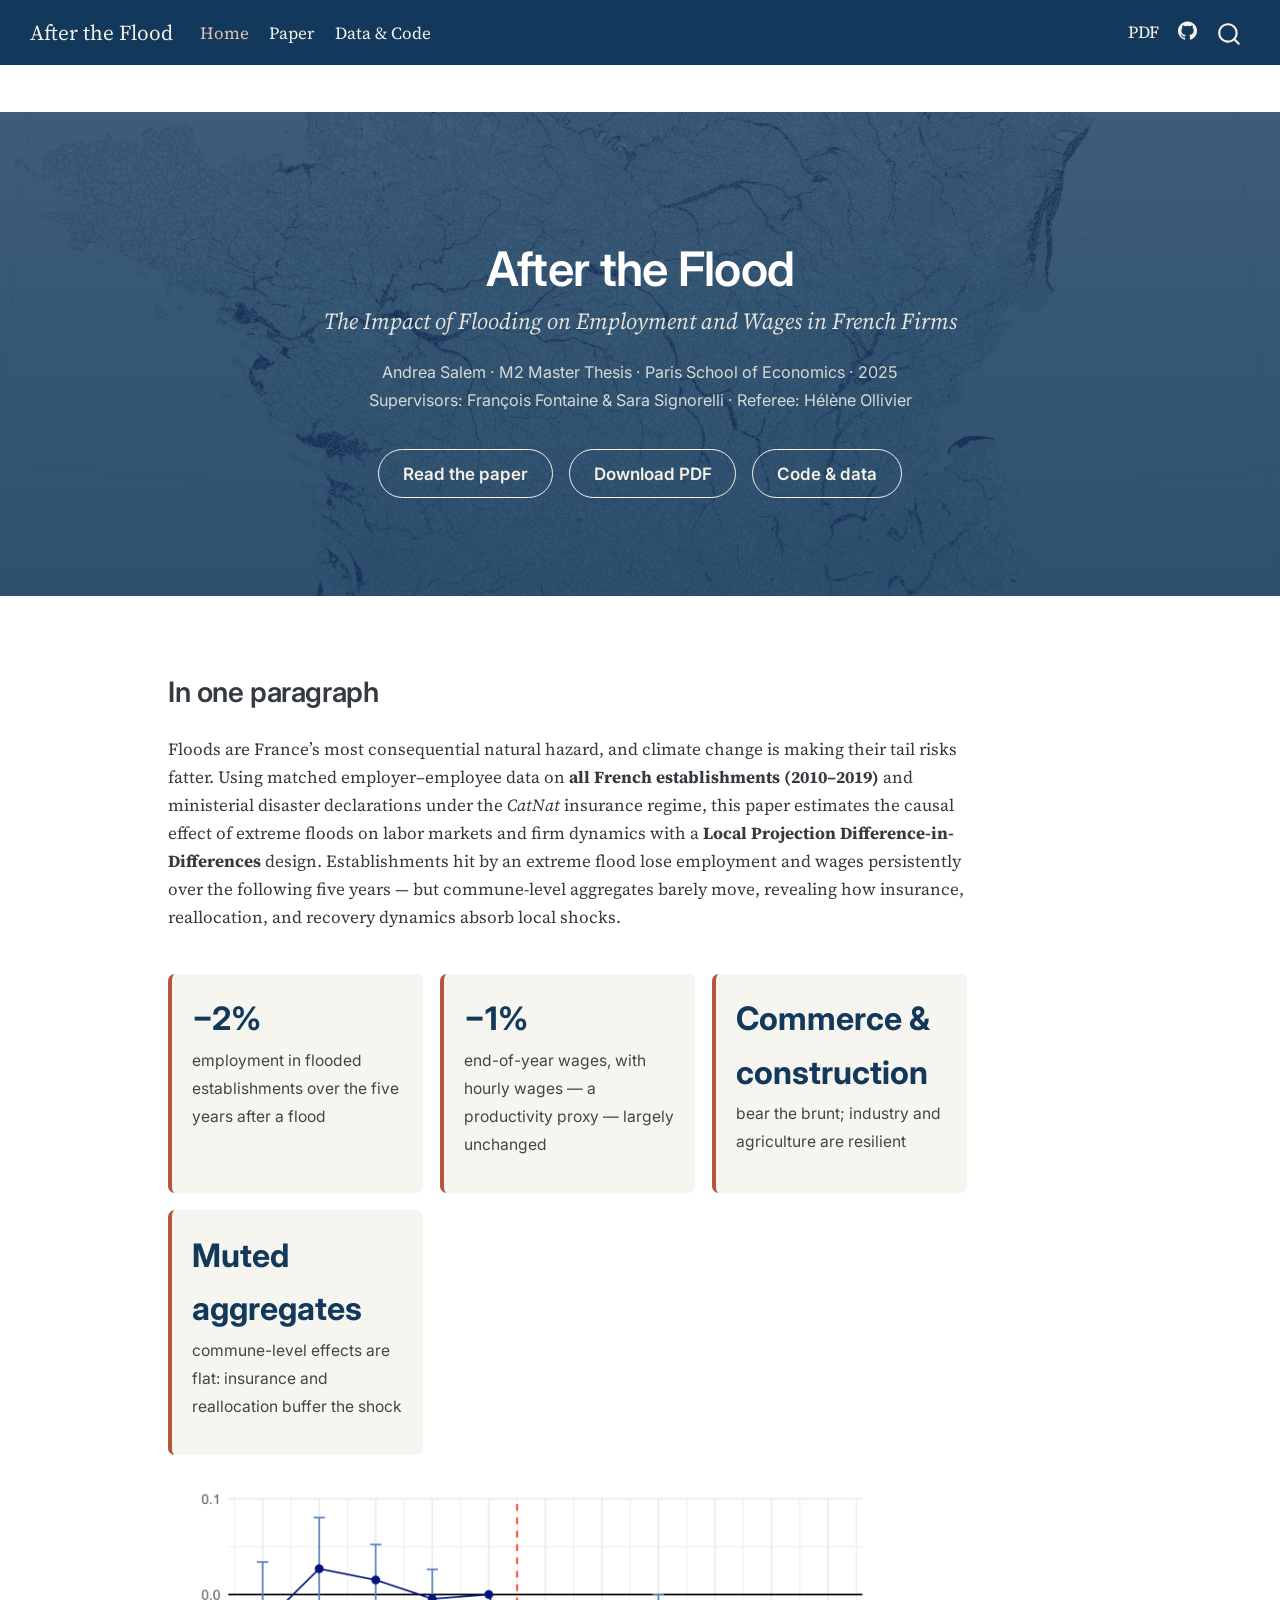
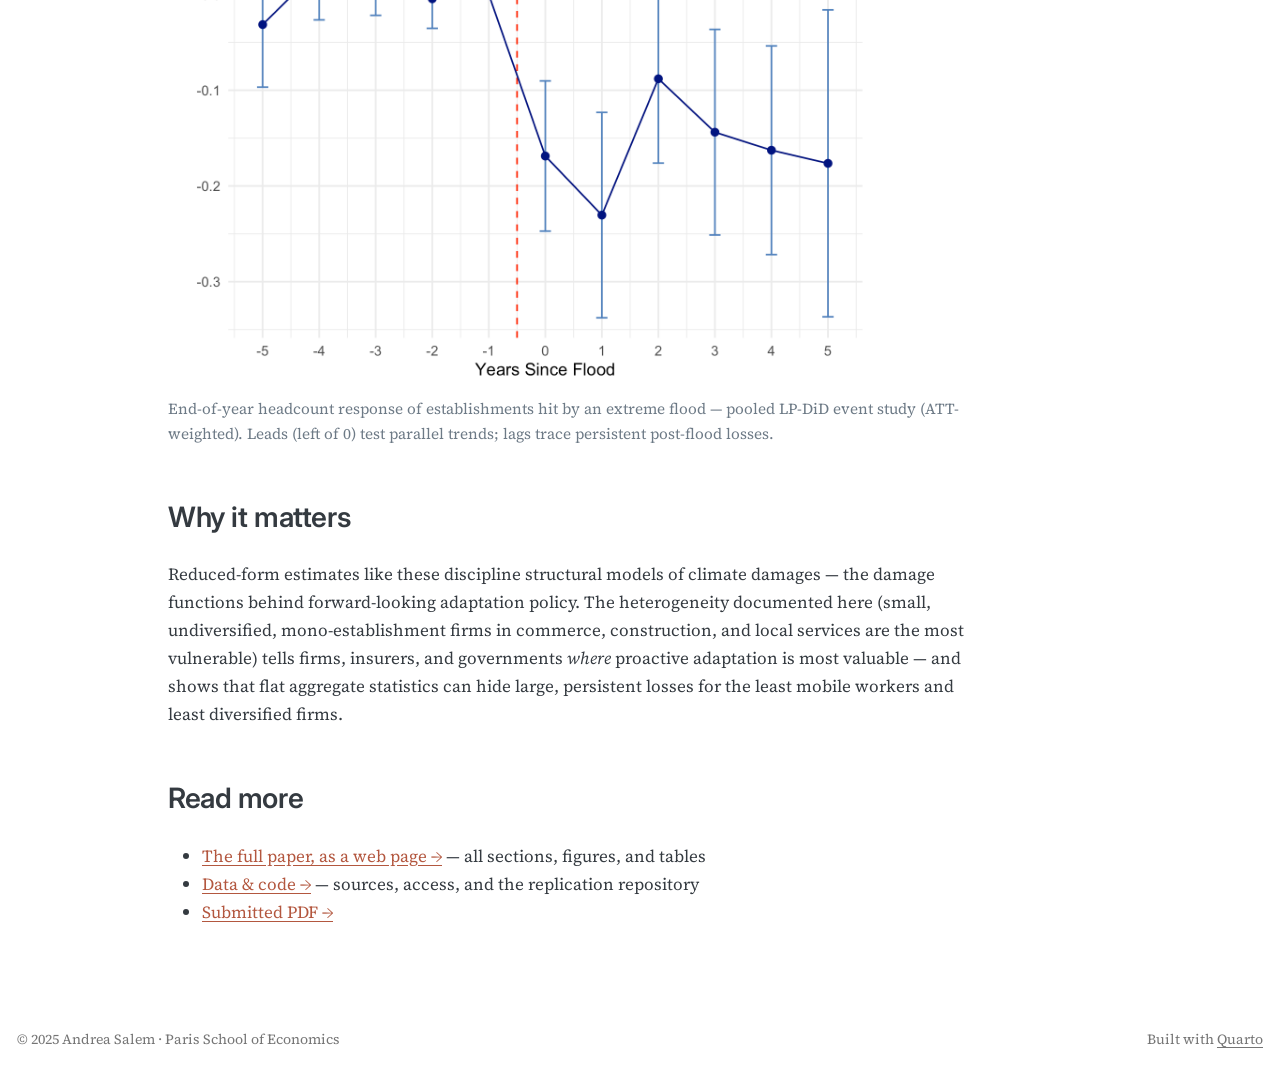
<file: docs/index.html>
<!DOCTYPE html>
<html xmlns="http://www.w3.org/1999/xhtml" lang="en" xml:lang="en"><head>

<meta charset="utf-8">
<meta name="generator" content="quarto-1.8.27">

<meta name="viewport" content="width=device-width, initial-scale=1.0, user-scalable=yes">


<title>After the Flood</title>
<style>
code{white-space: pre-wrap;}
span.smallcaps{font-variant: small-caps;}
div.columns{display: flex; gap: min(4vw, 1.5em);}
div.column{flex: auto; overflow-x: auto;}
div.hanging-indent{margin-left: 1.5em; text-indent: -1.5em;}
ul.task-list{list-style: none;}
ul.task-list li input[type="checkbox"] {
  width: 0.8em;
  margin: 0 0.8em 0.2em -1em; /* quarto-specific, see https://github.com/quarto-dev/quarto-cli/issues/4556 */ 
  vertical-align: middle;
}
</style>


<script src="site_libs/quarto-nav/quarto-nav.js"></script>
<script src="site_libs/quarto-nav/headroom.min.js"></script>
<script src="site_libs/clipboard/clipboard.min.js"></script>
<script src="site_libs/quarto-search/autocomplete.umd.js"></script>
<script src="site_libs/quarto-search/fuse.min.js"></script>
<script src="site_libs/quarto-search/quarto-search.js"></script>
<meta name="quarto:offset" content="./">
<script src="site_libs/quarto-html/quarto.js" type="module"></script>
<script src="site_libs/quarto-html/tabsets/tabsets.js" type="module"></script>
<script src="site_libs/quarto-html/axe/axe-check.js" type="module"></script>
<script src="site_libs/quarto-html/popper.min.js"></script>
<script src="site_libs/quarto-html/tippy.umd.min.js"></script>
<link href="site_libs/quarto-html/tippy.css" rel="stylesheet">
<link href="site_libs/quarto-html/quarto-syntax-highlighting-ed96de9b727972fe78a7b5d16c58bf87.css" rel="stylesheet" id="quarto-text-highlighting-styles">
<script src="site_libs/bootstrap/bootstrap.min.js"></script>
<link href="site_libs/bootstrap/bootstrap-icons.css" rel="stylesheet">
<link href="site_libs/bootstrap/bootstrap-88cae6faf40c5320473706aa709821b5.min.css" rel="stylesheet" append-hash="true" id="quarto-bootstrap" data-mode="light">
<script src="site_libs/quarto-contrib/glightbox/glightbox.min.js"></script>
<link href="site_libs/quarto-contrib/glightbox/glightbox.min.css" rel="stylesheet">
<link href="site_libs/quarto-contrib/glightbox/lightbox.css" rel="stylesheet">
<script id="quarto-search-options" type="application/json">{
  "location": "navbar",
  "copy-button": false,
  "collapse-after": 3,
  "panel-placement": "end",
  "type": "overlay",
  "limit": 50,
  "keyboard-shortcut": [
    "f",
    "/",
    "s"
  ],
  "show-item-context": false,
  "language": {
    "search-no-results-text": "No results",
    "search-matching-documents-text": "matching documents",
    "search-copy-link-title": "Copy link to search",
    "search-hide-matches-text": "Hide additional matches",
    "search-more-match-text": "more match in this document",
    "search-more-matches-text": "more matches in this document",
    "search-clear-button-title": "Clear",
    "search-text-placeholder": "",
    "search-detached-cancel-button-title": "Cancel",
    "search-submit-button-title": "Submit",
    "search-label": "Search"
  }
}</script>
<style>html{ scroll-behavior: smooth; }</style>


</head>

<body class="nav-fixed quarto-light">

<div id="quarto-search-results"></div>
  <header id="quarto-header" class="headroom fixed-top">
    <nav class="navbar navbar-expand-lg " data-bs-theme="dark">
      <div class="navbar-container container-fluid">
      <div class="navbar-brand-container mx-auto">
    <a class="navbar-brand" href="./index.html">
    <span class="navbar-title">After the Flood</span>
    </a>
  </div>
            <div id="quarto-search" class="" title="Search"></div>
          <button class="navbar-toggler" type="button" data-bs-toggle="collapse" data-bs-target="#navbarCollapse" aria-controls="navbarCollapse" role="menu" aria-expanded="false" aria-label="Toggle navigation" onclick="if (window.quartoToggleHeadroom) { window.quartoToggleHeadroom(); }">
  <span class="navbar-toggler-icon"></span>
</button>
          <div class="collapse navbar-collapse" id="navbarCollapse">
            <ul class="navbar-nav navbar-nav-scroll me-auto">
  <li class="nav-item">
    <a class="nav-link active" href="./index.html" aria-current="page"> 
<span class="menu-text">Home</span></a>
  </li>  
  <li class="nav-item">
    <a class="nav-link" href="./paper.html"> 
<span class="menu-text">Paper</span></a>
  </li>  
  <li class="nav-item">
    <a class="nav-link" href="./data-code.html"> 
<span class="menu-text">Data &amp; Code</span></a>
  </li>  
</ul>
            <ul class="navbar-nav navbar-nav-scroll ms-auto">
  <li class="nav-item">
    <a class="nav-link" href="./Salem_2025_The_Impact_of_Flooding_on_Employment_and_Wages.pdf"> 
<span class="menu-text">PDF</span></a>
  </li>  
  <li class="nav-item compact">
    <a class="nav-link" href="https://github.com/andreasalem/floods_france"> <i class="bi bi-github" role="img" aria-label="GitHub">
</i> 
<span class="menu-text"></span></a>
  </li>  
</ul>
          </div> <!-- /navcollapse -->
            <div class="quarto-navbar-tools">
</div>
      </div> <!-- /container-fluid -->
    </nav>
</header>
<!-- content -->
<div id="quarto-content" class="quarto-container page-columns page-rows-contents page-layout-full page-navbar">
<!-- sidebar -->
<!-- margin-sidebar -->
    
<!-- main -->
<main class="content page-columns page-full column-page" id="quarto-document-content"><header id="title-block-header" class="quarto-title-block"></header>




<section id="after-the-flood" class="level1 hero">
<h1>After the Flood</h1>
<p><span class="subtitle">The Impact of Flooding on Employment and Wages in French Firms</span></p>
<p><span class="meta">Andrea Salem · M2 Master Thesis · Paris School of Economics · 2025<br> Supervisors: François Fontaine &amp; Sara Signorelli · Referee: Hélène Ollivier</span></p>
<div class="btns">
<p><a href="./paper.html" class="btn btn-light-outline">Read the paper</a> <a href="Salem_2025_The_Impact_of_Flooding_on_Employment_and_Wages.pdf" class="btn btn-light-outline">Download PDF</a> <a href="./data-code.html" class="btn btn-light-outline">Code &amp; data</a></p>
</div>
</section>
<div class="page-columns page-full">
<section id="in-one-paragraph" class="level2 page-columns page-full">
<h2 data-anchor-id="in-one-paragraph">In one paragraph</h2>
<p>Floods are France’s most consequential natural hazard, and climate change is making their tail risks fatter. Using matched employer–employee data on <strong>all French establishments (2010–2019)</strong> and ministerial disaster declarations under the <em>CatNat</em> insurance regime, this paper estimates the causal effect of extreme floods on labor markets and firm dynamics with a <strong>Local Projection Difference-in-Differences</strong> design. Establishments hit by an extreme flood lose employment and wages persistently over the following five years — but commune-level aggregates barely move, revealing how insurance, reallocation, and recovery dynamics absorb local shocks.</p>
<div class="findings">
<div class="finding">
<p><span class="num">−2%</span> <span class="lbl">employment in flooded establishments over the five years after a flood</span></p>
</div>
<div class="finding">
<p><span class="num">−1%</span> <span class="lbl">end-of-year wages, with hourly wages — a productivity proxy — largely unchanged</span></p>
</div>
<div class="finding">
<p><span class="num">Commerce &amp; construction</span> <span class="lbl">bear the brunt; industry and agriculture are resilient</span></p>
</div>
<div class="finding">
<p><span class="num">Muted aggregates</span> <span class="lbl">commune-level effects are flat: insurance and reallocation buffer the shock</span></p>
</div>
</div>
<div class="quarto-figure quarto-figure-center page-columns page-full">
<figure class="figure page-columns page-full">
<p class="page-columns page-full"><a href="figures/Results/EFF_3112_weighted.png" class="lightbox page-columns page-full" data-gallery="quarto-lightbox-gallery-1" title="End-of-year headcount response of establishments hit by an extreme flood — pooled LP-DiD event study (ATT-weighted). Leads (left of 0) test parallel trends; lags trace persistent post-flood losses."><img src="figures/Results/EFF_3112_weighted.png" class="img-fluid figure-img column-body" style="width:88.0%" alt="End-of-year headcount response of establishments hit by an extreme flood — pooled LP-DiD event study (ATT-weighted). Leads (left of 0) test parallel trends; lags trace persistent post-flood losses."></a></p>
<figcaption>End-of-year headcount response of establishments hit by an extreme flood — pooled LP-DiD event study (ATT-weighted). Leads (left of 0) test parallel trends; lags trace persistent post-flood losses.</figcaption>
</figure>
</div>
</section>
<section id="why-it-matters" class="level2">
<h2 data-anchor-id="why-it-matters">Why it matters</h2>
<p>Reduced-form estimates like these discipline structural models of climate damages — the damage functions behind forward-looking adaptation policy. The heterogeneity documented here (small, undiversified, mono-establishment firms in commerce, construction, and local services are the most vulnerable) tells firms, insurers, and governments <em>where</em> proactive adaptation is most valuable — and shows that flat aggregate statistics can hide large, persistent losses for the least mobile workers and least diversified firms.</p>
</section>
<section id="read-more" class="level2">
<h2 data-anchor-id="read-more">Read more</h2>
<ul>
<li><strong><a href="./paper.html">The full paper, as a web page →</a></strong> — all sections, figures, and tables</li>
<li><strong><a href="./data-code.html">Data &amp; code →</a></strong> — sources, access, and the replication repository</li>
<li><strong><a href="Salem_2025_The_Impact_of_Flooding_on_Employment_and_Wages.pdf">Submitted PDF →</a></strong></li>
</ul>
</section>
</div>



</main> <!-- /main -->
<script id="quarto-html-after-body" type="application/javascript">
  window.document.addEventListener("DOMContentLoaded", function (event) {
    const isCodeAnnotation = (el) => {
      for (const clz of el.classList) {
        if (clz.startsWith('code-annotation-')) {                     
          return true;
        }
      }
      return false;
    }
    const onCopySuccess = function(e) {
      // button target
      const button = e.trigger;
      // don't keep focus
      button.blur();
      // flash "checked"
      button.classList.add('code-copy-button-checked');
      var currentTitle = button.getAttribute("title");
      button.setAttribute("title", "Copied!");
      let tooltip;
      if (window.bootstrap) {
        button.setAttribute("data-bs-toggle", "tooltip");
        button.setAttribute("data-bs-placement", "left");
        button.setAttribute("data-bs-title", "Copied!");
        tooltip = new bootstrap.Tooltip(button, 
          { trigger: "manual", 
            customClass: "code-copy-button-tooltip",
            offset: [0, -8]});
        tooltip.show();    
      }
      setTimeout(function() {
        if (tooltip) {
          tooltip.hide();
          button.removeAttribute("data-bs-title");
          button.removeAttribute("data-bs-toggle");
          button.removeAttribute("data-bs-placement");
        }
        button.setAttribute("title", currentTitle);
        button.classList.remove('code-copy-button-checked');
      }, 1000);
      // clear code selection
      e.clearSelection();
    }
    const getTextToCopy = function(trigger) {
      const outerScaffold = trigger.parentElement.cloneNode(true);
      const codeEl = outerScaffold.querySelector('code');
      for (const childEl of codeEl.children) {
        if (isCodeAnnotation(childEl)) {
          childEl.remove();
        }
      }
      return codeEl.innerText;
    }
    const clipboard = new window.ClipboardJS('.code-copy-button:not([data-in-quarto-modal])', {
      text: getTextToCopy
    });
    clipboard.on('success', onCopySuccess);
    if (window.document.getElementById('quarto-embedded-source-code-modal')) {
      const clipboardModal = new window.ClipboardJS('.code-copy-button[data-in-quarto-modal]', {
        text: getTextToCopy,
        container: window.document.getElementById('quarto-embedded-source-code-modal')
      });
      clipboardModal.on('success', onCopySuccess);
    }
      var localhostRegex = new RegExp(/^(?:http|https):\/\/localhost\:?[0-9]*\//);
      var mailtoRegex = new RegExp(/^mailto:/);
        var filterRegex = new RegExp('/' + window.location.host + '/');
      var isInternal = (href) => {
          return filterRegex.test(href) || localhostRegex.test(href) || mailtoRegex.test(href);
      }
      // Inspect non-navigation links and adorn them if external
     var links = window.document.querySelectorAll('a[href]:not(.nav-link):not(.navbar-brand):not(.toc-action):not(.sidebar-link):not(.sidebar-item-toggle):not(.pagination-link):not(.no-external):not([aria-hidden]):not(.dropdown-item):not(.quarto-navigation-tool):not(.about-link)');
      for (var i=0; i<links.length; i++) {
        const link = links[i];
        if (!isInternal(link.href)) {
          // undo the damage that might have been done by quarto-nav.js in the case of
          // links that we want to consider external
          if (link.dataset.originalHref !== undefined) {
            link.href = link.dataset.originalHref;
          }
            // target, if specified
            link.setAttribute("target", "_blank");
            if (link.getAttribute("rel") === null) {
              link.setAttribute("rel", "noopener");
            }
        }
      }
    function tippyHover(el, contentFn, onTriggerFn, onUntriggerFn) {
      const config = {
        allowHTML: true,
        maxWidth: 500,
        delay: 100,
        arrow: false,
        appendTo: function(el) {
            return el.parentElement;
        },
        interactive: true,
        interactiveBorder: 10,
        theme: 'quarto',
        placement: 'bottom-start',
      };
      if (contentFn) {
        config.content = contentFn;
      }
      if (onTriggerFn) {
        config.onTrigger = onTriggerFn;
      }
      if (onUntriggerFn) {
        config.onUntrigger = onUntriggerFn;
      }
      window.tippy(el, config); 
    }
    const noterefs = window.document.querySelectorAll('a[role="doc-noteref"]');
    for (var i=0; i<noterefs.length; i++) {
      const ref = noterefs[i];
      tippyHover(ref, function() {
        // use id or data attribute instead here
        let href = ref.getAttribute('data-footnote-href') || ref.getAttribute('href');
        try { href = new URL(href).hash; } catch {}
        const id = href.replace(/^#\/?/, "");
        const note = window.document.getElementById(id);
        if (note) {
          return note.innerHTML;
        } else {
          return "";
        }
      });
    }
    const xrefs = window.document.querySelectorAll('a.quarto-xref');
    const processXRef = (id, note) => {
      // Strip column container classes
      const stripColumnClz = (el) => {
        el.classList.remove("page-full", "page-columns");
        if (el.children) {
          for (const child of el.children) {
            stripColumnClz(child);
          }
        }
      }
      stripColumnClz(note)
      if (id === null || id.startsWith('sec-')) {
        // Special case sections, only their first couple elements
        const container = document.createElement("div");
        if (note.children && note.children.length > 2) {
          container.appendChild(note.children[0].cloneNode(true));
          for (let i = 1; i < note.children.length; i++) {
            const child = note.children[i];
            if (child.tagName === "P" && child.innerText === "") {
              continue;
            } else {
              container.appendChild(child.cloneNode(true));
              break;
            }
          }
          if (window.Quarto?.typesetMath) {
            window.Quarto.typesetMath(container);
          }
          return container.innerHTML
        } else {
          if (window.Quarto?.typesetMath) {
            window.Quarto.typesetMath(note);
          }
          return note.innerHTML;
        }
      } else {
        // Remove any anchor links if they are present
        const anchorLink = note.querySelector('a.anchorjs-link');
        if (anchorLink) {
          anchorLink.remove();
        }
        if (window.Quarto?.typesetMath) {
          window.Quarto.typesetMath(note);
        }
        if (note.classList.contains("callout")) {
          return note.outerHTML;
        } else {
          return note.innerHTML;
        }
      }
    }
    for (var i=0; i<xrefs.length; i++) {
      const xref = xrefs[i];
      tippyHover(xref, undefined, function(instance) {
        instance.disable();
        let url = xref.getAttribute('href');
        let hash = undefined; 
        if (url.startsWith('#')) {
          hash = url;
        } else {
          try { hash = new URL(url).hash; } catch {}
        }
        if (hash) {
          const id = hash.replace(/^#\/?/, "");
          const note = window.document.getElementById(id);
          if (note !== null) {
            try {
              const html = processXRef(id, note.cloneNode(true));
              instance.setContent(html);
            } finally {
              instance.enable();
              instance.show();
            }
          } else {
            // See if we can fetch this
            fetch(url.split('#')[0])
            .then(res => res.text())
            .then(html => {
              const parser = new DOMParser();
              const htmlDoc = parser.parseFromString(html, "text/html");
              const note = htmlDoc.getElementById(id);
              if (note !== null) {
                const html = processXRef(id, note);
                instance.setContent(html);
              } 
            }).finally(() => {
              instance.enable();
              instance.show();
            });
          }
        } else {
          // See if we can fetch a full url (with no hash to target)
          // This is a special case and we should probably do some content thinning / targeting
          fetch(url)
          .then(res => res.text())
          .then(html => {
            const parser = new DOMParser();
            const htmlDoc = parser.parseFromString(html, "text/html");
            const note = htmlDoc.querySelector('main.content');
            if (note !== null) {
              // This should only happen for chapter cross references
              // (since there is no id in the URL)
              // remove the first header
              if (note.children.length > 0 && note.children[0].tagName === "HEADER") {
                note.children[0].remove();
              }
              const html = processXRef(null, note);
              instance.setContent(html);
            } 
          }).finally(() => {
            instance.enable();
            instance.show();
          });
        }
      }, function(instance) {
      });
    }
        let selectedAnnoteEl;
        const selectorForAnnotation = ( cell, annotation) => {
          let cellAttr = 'data-code-cell="' + cell + '"';
          let lineAttr = 'data-code-annotation="' +  annotation + '"';
          const selector = 'span[' + cellAttr + '][' + lineAttr + ']';
          return selector;
        }
        const selectCodeLines = (annoteEl) => {
          const doc = window.document;
          const targetCell = annoteEl.getAttribute("data-target-cell");
          const targetAnnotation = annoteEl.getAttribute("data-target-annotation");
          const annoteSpan = window.document.querySelector(selectorForAnnotation(targetCell, targetAnnotation));
          const lines = annoteSpan.getAttribute("data-code-lines").split(",");
          const lineIds = lines.map((line) => {
            return targetCell + "-" + line;
          })
          let top = null;
          let height = null;
          let parent = null;
          if (lineIds.length > 0) {
              //compute the position of the single el (top and bottom and make a div)
              const el = window.document.getElementById(lineIds[0]);
              top = el.offsetTop;
              height = el.offsetHeight;
              parent = el.parentElement.parentElement;
            if (lineIds.length > 1) {
              const lastEl = window.document.getElementById(lineIds[lineIds.length - 1]);
              const bottom = lastEl.offsetTop + lastEl.offsetHeight;
              height = bottom - top;
            }
            if (top !== null && height !== null && parent !== null) {
              // cook up a div (if necessary) and position it 
              let div = window.document.getElementById("code-annotation-line-highlight");
              if (div === null) {
                div = window.document.createElement("div");
                div.setAttribute("id", "code-annotation-line-highlight");
                div.style.position = 'absolute';
                parent.appendChild(div);
              }
              div.style.top = top - 2 + "px";
              div.style.height = height + 4 + "px";
              div.style.left = 0;
              let gutterDiv = window.document.getElementById("code-annotation-line-highlight-gutter");
              if (gutterDiv === null) {
                gutterDiv = window.document.createElement("div");
                gutterDiv.setAttribute("id", "code-annotation-line-highlight-gutter");
                gutterDiv.style.position = 'absolute';
                const codeCell = window.document.getElementById(targetCell);
                const gutter = codeCell.querySelector('.code-annotation-gutter');
                gutter.appendChild(gutterDiv);
              }
              gutterDiv.style.top = top - 2 + "px";
              gutterDiv.style.height = height + 4 + "px";
            }
            selectedAnnoteEl = annoteEl;
          }
        };
        const unselectCodeLines = () => {
          const elementsIds = ["code-annotation-line-highlight", "code-annotation-line-highlight-gutter"];
          elementsIds.forEach((elId) => {
            const div = window.document.getElementById(elId);
            if (div) {
              div.remove();
            }
          });
          selectedAnnoteEl = undefined;
        };
          // Handle positioning of the toggle
      window.addEventListener(
        "resize",
        throttle(() => {
          elRect = undefined;
          if (selectedAnnoteEl) {
            selectCodeLines(selectedAnnoteEl);
          }
        }, 10)
      );
      function throttle(fn, ms) {
      let throttle = false;
      let timer;
        return (...args) => {
          if(!throttle) { // first call gets through
              fn.apply(this, args);
              throttle = true;
          } else { // all the others get throttled
              if(timer) clearTimeout(timer); // cancel #2
              timer = setTimeout(() => {
                fn.apply(this, args);
                timer = throttle = false;
              }, ms);
          }
        };
      }
        // Attach click handler to the DT
        const annoteDls = window.document.querySelectorAll('dt[data-target-cell]');
        for (const annoteDlNode of annoteDls) {
          annoteDlNode.addEventListener('click', (event) => {
            const clickedEl = event.target;
            if (clickedEl !== selectedAnnoteEl) {
              unselectCodeLines();
              const activeEl = window.document.querySelector('dt[data-target-cell].code-annotation-active');
              if (activeEl) {
                activeEl.classList.remove('code-annotation-active');
              }
              selectCodeLines(clickedEl);
              clickedEl.classList.add('code-annotation-active');
            } else {
              // Unselect the line
              unselectCodeLines();
              clickedEl.classList.remove('code-annotation-active');
            }
          });
        }
    const findCites = (el) => {
      const parentEl = el.parentElement;
      if (parentEl) {
        const cites = parentEl.dataset.cites;
        if (cites) {
          return {
            el,
            cites: cites.split(' ')
          };
        } else {
          return findCites(el.parentElement)
        }
      } else {
        return undefined;
      }
    };
    var bibliorefs = window.document.querySelectorAll('a[role="doc-biblioref"]');
    for (var i=0; i<bibliorefs.length; i++) {
      const ref = bibliorefs[i];
      const citeInfo = findCites(ref);
      if (citeInfo) {
        tippyHover(citeInfo.el, function() {
          var popup = window.document.createElement('div');
          citeInfo.cites.forEach(function(cite) {
            var citeDiv = window.document.createElement('div');
            citeDiv.classList.add('hanging-indent');
            citeDiv.classList.add('csl-entry');
            var biblioDiv = window.document.getElementById('ref-' + cite);
            if (biblioDiv) {
              citeDiv.innerHTML = biblioDiv.innerHTML;
            }
            popup.appendChild(citeDiv);
          });
          return popup.innerHTML;
        });
      }
    }
  });
  </script>
</div> <!-- /content -->
<footer class="footer">
  <div class="nav-footer">
    <div class="nav-footer-left">
<p>© 2025 Andrea Salem · Paris School of Economics</p>
</div>   
    <div class="nav-footer-center">
      &nbsp;
    </div>
    <div class="nav-footer-right">
<p>Built with <a href="https://quarto.org">Quarto</a></p>
</div>
  </div>
</footer>
<script>var lightboxQuarto = GLightbox({"closeEffect":"zoom","descPosition":"bottom","loop":false,"openEffect":"zoom","selector":".lightbox"});
(function() {
  let previousOnload = window.onload;
  window.onload = () => {
    if (previousOnload) {
      previousOnload();
    }
    lightboxQuarto.on('slide_before_load', (data) => {
      const { slideIndex, slideNode, slideConfig, player, trigger } = data;
      const href = trigger.getAttribute('href');
      if (href !== null) {
        const imgEl = window.document.querySelector(`a[href="${href}"] img`);
        if (imgEl !== null) {
          const srcAttr = imgEl.getAttribute("src");
          if (srcAttr && srcAttr.startsWith("data:")) {
            slideConfig.href = srcAttr;
          }
        }
      } 
    });
  
    lightboxQuarto.on('slide_after_load', (data) => {
      const { slideIndex, slideNode, slideConfig, player, trigger } = data;
      if (window.Quarto?.typesetMath) {
        window.Quarto.typesetMath(slideNode);
      }
    });
  
  };
  
})();
          </script>




<script src="site_libs/quarto-html/zenscroll-min.js"></script>
</body></html>
</file>
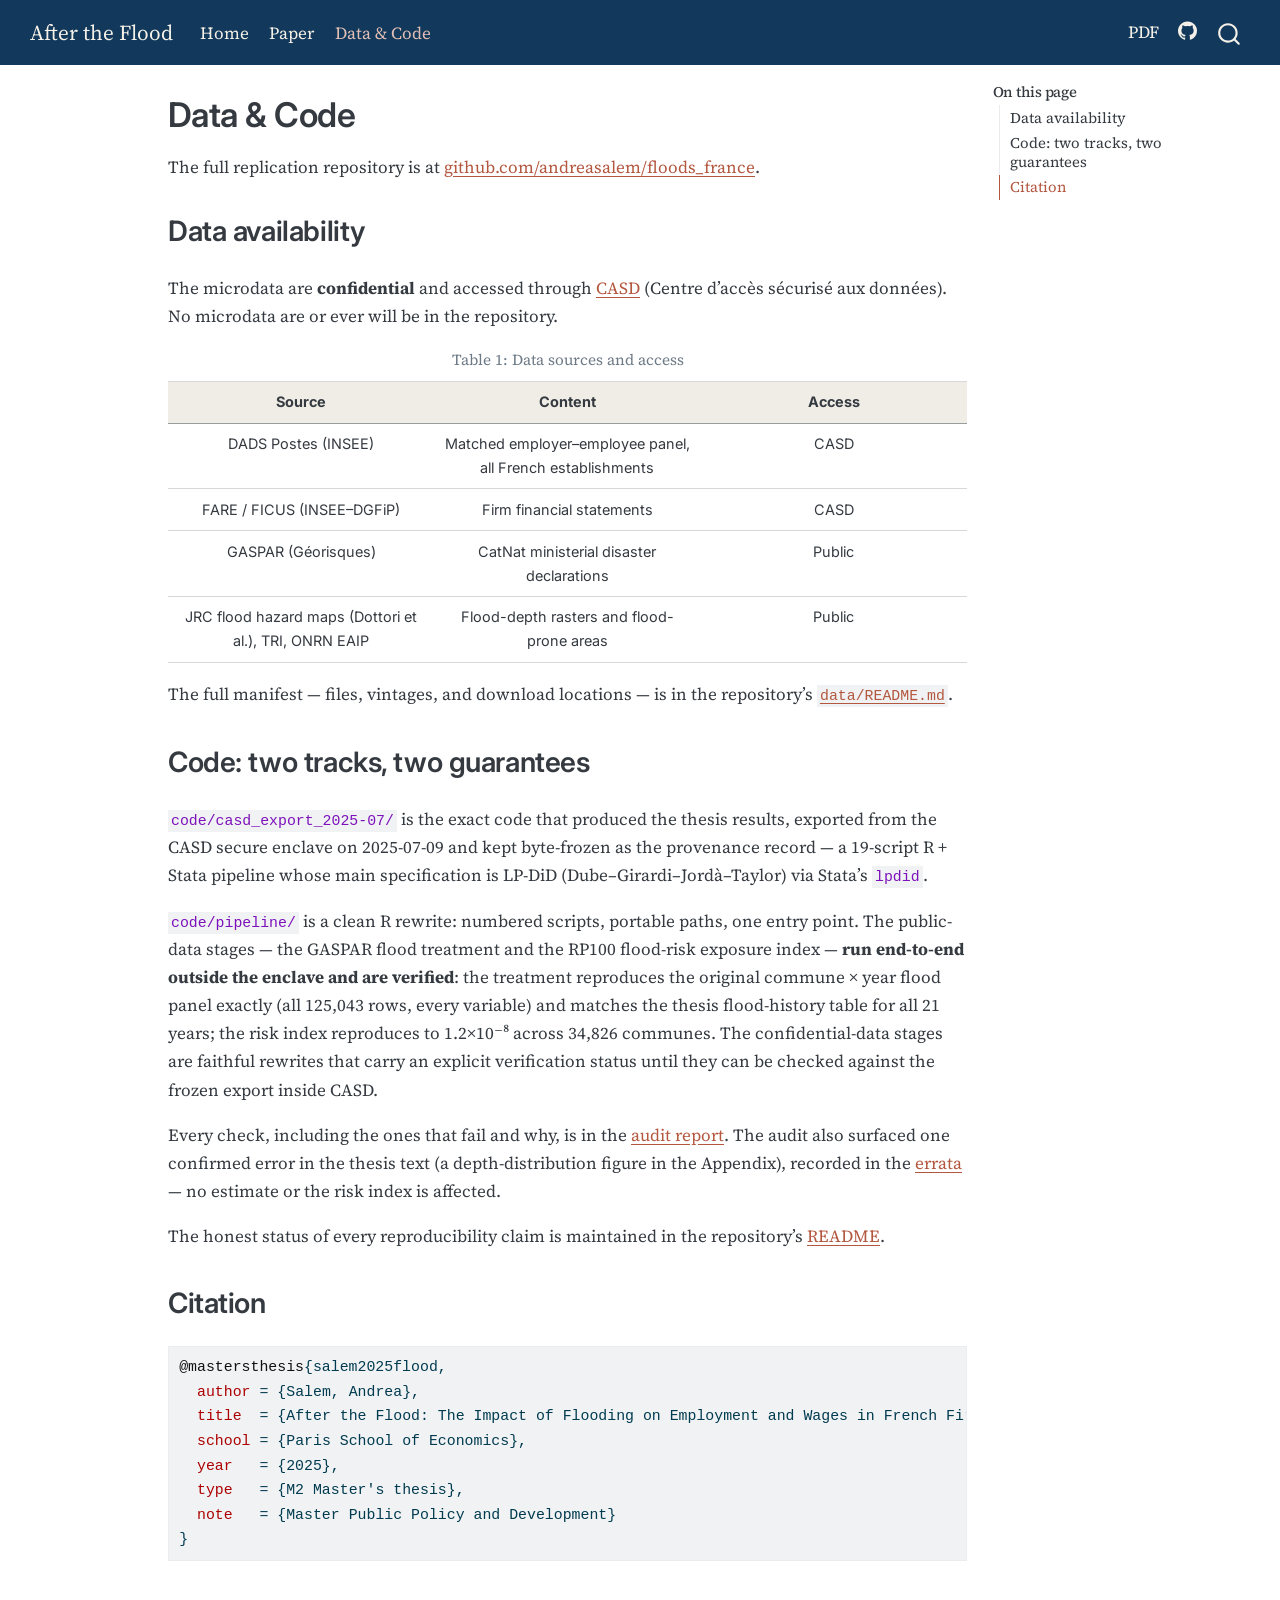
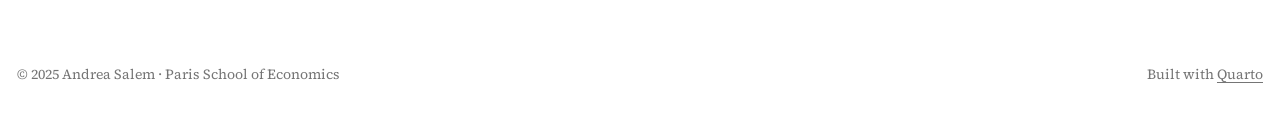
<file: docs/data-code.html>
<!DOCTYPE html>
<html xmlns="http://www.w3.org/1999/xhtml" lang="en" xml:lang="en"><head>

<meta charset="utf-8">
<meta name="generator" content="quarto-1.8.27">

<meta name="viewport" content="width=device-width, initial-scale=1.0, user-scalable=yes">


<title>Data &amp; Code – After the Flood</title>
<style>
code{white-space: pre-wrap;}
span.smallcaps{font-variant: small-caps;}
div.columns{display: flex; gap: min(4vw, 1.5em);}
div.column{flex: auto; overflow-x: auto;}
div.hanging-indent{margin-left: 1.5em; text-indent: -1.5em;}
ul.task-list{list-style: none;}
ul.task-list li input[type="checkbox"] {
  width: 0.8em;
  margin: 0 0.8em 0.2em -1em; /* quarto-specific, see https://github.com/quarto-dev/quarto-cli/issues/4556 */ 
  vertical-align: middle;
}
/* CSS for syntax highlighting */
html { -webkit-text-size-adjust: 100%; }
pre > code.sourceCode { white-space: pre; position: relative; }
pre > code.sourceCode > span { display: inline-block; line-height: 1.25; }
pre > code.sourceCode > span:empty { height: 1.2em; }
.sourceCode { overflow: visible; }
code.sourceCode > span { color: inherit; text-decoration: inherit; }
div.sourceCode { margin: 1em 0; }
pre.sourceCode { margin: 0; }
@media screen {
div.sourceCode { overflow: auto; }
}
@media print {
pre > code.sourceCode { white-space: pre-wrap; }
pre > code.sourceCode > span { text-indent: -5em; padding-left: 5em; }
}
pre.numberSource code
  { counter-reset: source-line 0; }
pre.numberSource code > span
  { position: relative; left: -4em; counter-increment: source-line; }
pre.numberSource code > span > a:first-child::before
  { content: counter(source-line);
    position: relative; left: -1em; text-align: right; vertical-align: baseline;
    border: none; display: inline-block;
    -webkit-touch-callout: none; -webkit-user-select: none;
    -khtml-user-select: none; -moz-user-select: none;
    -ms-user-select: none; user-select: none;
    padding: 0 4px; width: 4em;
  }
pre.numberSource { margin-left: 3em;  padding-left: 4px; }
div.sourceCode
  {   }
@media screen {
pre > code.sourceCode > span > a:first-child::before { text-decoration: underline; }
}
</style>


<script src="site_libs/quarto-nav/quarto-nav.js"></script>
<script src="site_libs/quarto-nav/headroom.min.js"></script>
<script src="site_libs/clipboard/clipboard.min.js"></script>
<script src="site_libs/quarto-search/autocomplete.umd.js"></script>
<script src="site_libs/quarto-search/fuse.min.js"></script>
<script src="site_libs/quarto-search/quarto-search.js"></script>
<meta name="quarto:offset" content="./">
<script src="site_libs/quarto-html/quarto.js" type="module"></script>
<script src="site_libs/quarto-html/tabsets/tabsets.js" type="module"></script>
<script src="site_libs/quarto-html/axe/axe-check.js" type="module"></script>
<script src="site_libs/quarto-html/popper.min.js"></script>
<script src="site_libs/quarto-html/tippy.umd.min.js"></script>
<script src="site_libs/quarto-html/anchor.min.js"></script>
<link href="site_libs/quarto-html/tippy.css" rel="stylesheet">
<link href="site_libs/quarto-html/quarto-syntax-highlighting-ed96de9b727972fe78a7b5d16c58bf87.css" rel="stylesheet" id="quarto-text-highlighting-styles">
<script src="site_libs/bootstrap/bootstrap.min.js"></script>
<link href="site_libs/bootstrap/bootstrap-icons.css" rel="stylesheet">
<link href="site_libs/bootstrap/bootstrap-88cae6faf40c5320473706aa709821b5.min.css" rel="stylesheet" append-hash="true" id="quarto-bootstrap" data-mode="light">
<script id="quarto-search-options" type="application/json">{
  "location": "navbar",
  "copy-button": false,
  "collapse-after": 3,
  "panel-placement": "end",
  "type": "overlay",
  "limit": 50,
  "keyboard-shortcut": [
    "f",
    "/",
    "s"
  ],
  "show-item-context": false,
  "language": {
    "search-no-results-text": "No results",
    "search-matching-documents-text": "matching documents",
    "search-copy-link-title": "Copy link to search",
    "search-hide-matches-text": "Hide additional matches",
    "search-more-match-text": "more match in this document",
    "search-more-matches-text": "more matches in this document",
    "search-clear-button-title": "Clear",
    "search-text-placeholder": "",
    "search-detached-cancel-button-title": "Cancel",
    "search-submit-button-title": "Submit",
    "search-label": "Search"
  }
}</script>
<style>html{ scroll-behavior: smooth; }</style>


</head>

<body class="nav-fixed quarto-light">

<div id="quarto-search-results"></div>
  <header id="quarto-header" class="headroom fixed-top">
    <nav class="navbar navbar-expand-lg " data-bs-theme="dark">
      <div class="navbar-container container-fluid">
      <div class="navbar-brand-container mx-auto">
    <a class="navbar-brand" href="./index.html">
    <span class="navbar-title">After the Flood</span>
    </a>
  </div>
            <div id="quarto-search" class="" title="Search"></div>
          <button class="navbar-toggler" type="button" data-bs-toggle="collapse" data-bs-target="#navbarCollapse" aria-controls="navbarCollapse" role="menu" aria-expanded="false" aria-label="Toggle navigation" onclick="if (window.quartoToggleHeadroom) { window.quartoToggleHeadroom(); }">
  <span class="navbar-toggler-icon"></span>
</button>
          <div class="collapse navbar-collapse" id="navbarCollapse">
            <ul class="navbar-nav navbar-nav-scroll me-auto">
  <li class="nav-item">
    <a class="nav-link" href="./index.html"> 
<span class="menu-text">Home</span></a>
  </li>  
  <li class="nav-item">
    <a class="nav-link" href="./paper.html"> 
<span class="menu-text">Paper</span></a>
  </li>  
  <li class="nav-item">
    <a class="nav-link active" href="./data-code.html" aria-current="page"> 
<span class="menu-text">Data &amp; Code</span></a>
  </li>  
</ul>
            <ul class="navbar-nav navbar-nav-scroll ms-auto">
  <li class="nav-item">
    <a class="nav-link" href="./Salem_2025_The_Impact_of_Flooding_on_Employment_and_Wages.pdf"> 
<span class="menu-text">PDF</span></a>
  </li>  
  <li class="nav-item compact">
    <a class="nav-link" href="https://github.com/andreasalem/floods_france"> <i class="bi bi-github" role="img" aria-label="GitHub">
</i> 
<span class="menu-text"></span></a>
  </li>  
</ul>
          </div> <!-- /navcollapse -->
            <div class="quarto-navbar-tools">
</div>
      </div> <!-- /container-fluid -->
    </nav>
</header>
<!-- content -->
<div id="quarto-content" class="quarto-container page-columns page-rows-contents page-layout-article page-navbar">
<!-- sidebar -->
<!-- margin-sidebar -->
    <div id="quarto-margin-sidebar" class="sidebar margin-sidebar">
        <nav id="TOC" role="doc-toc" class="toc-active">
    <h2 id="toc-title">On this page</h2>
   
  <ul>
  <li><a href="#data-availability" id="toc-data-availability" class="nav-link active" data-scroll-target="#data-availability">Data availability</a></li>
  <li><a href="#code-two-tracks-two-guarantees" id="toc-code-two-tracks-two-guarantees" class="nav-link" data-scroll-target="#code-two-tracks-two-guarantees">Code: two tracks, two guarantees</a></li>
  <li><a href="#citation" id="toc-citation" class="nav-link" data-scroll-target="#citation">Citation</a></li>
  </ul>
</nav>
    </div>
<!-- main -->
<main class="content" id="quarto-document-content">

<header id="title-block-header" class="quarto-title-block default">
<div class="quarto-title">
<h1 class="title">Data &amp; Code</h1>
</div>



<div class="quarto-title-meta">

    
  
    
  </div>
  


</header>


<p>The full replication repository is at <a href="https://github.com/andreasalem/floods_france">github.com/andreasalem/floods_france</a>.</p>
<section id="data-availability" class="level2">
<h2 class="anchored" data-anchor-id="data-availability">Data availability</h2>
<p>The microdata are <strong>confidential</strong> and accessed through <a href="https://www.casd.eu/">CASD</a> (Centre d’accès sécurisé aux données). No microdata are or ever will be in the repository.</p>
<div id="tbl-access" class="quarto-float quarto-figure quarto-figure-center anchored">
<figure class="quarto-float quarto-float-tbl figure">
<figcaption class="quarto-float-caption-top quarto-float-caption quarto-float-tbl" id="tbl-access-caption-0ceaefa1-69ba-4598-a22c-09a6ac19f8ca">
Table&nbsp;1: Data sources and access
</figcaption>
<div aria-describedby="tbl-access-caption-0ceaefa1-69ba-4598-a22c-09a6ac19f8ca">
<table class="caption-top table">
<colgroup>
<col style="width: 33%">
<col style="width: 33%">
<col style="width: 33%">
</colgroup>
<thead>
<tr class="header">
<th>Source</th>
<th>Content</th>
<th>Access</th>
</tr>
</thead>
<tbody>
<tr class="odd">
<td>DADS Postes (INSEE)</td>
<td>Matched employer–employee panel, all French establishments</td>
<td>CASD</td>
</tr>
<tr class="even">
<td>FARE / FICUS (INSEE–DGFiP)</td>
<td>Firm financial statements</td>
<td>CASD</td>
</tr>
<tr class="odd">
<td>GASPAR (Géorisques)</td>
<td>CatNat ministerial disaster declarations</td>
<td>Public</td>
</tr>
<tr class="even">
<td>JRC flood hazard maps (Dottori et al.), TRI, ONRN EAIP</td>
<td>Flood-depth rasters and flood-prone areas</td>
<td>Public</td>
</tr>
</tbody>
</table>
</div>
</figure>
</div>
<p>The full manifest — files, vintages, and download locations — is in the repository’s <a href="https://github.com/andreasalem/floods_france/blob/main/data/README.md"><code>data/README.md</code></a>.</p>
</section>
<section id="code-two-tracks-two-guarantees" class="level2">
<h2 class="anchored" data-anchor-id="code-two-tracks-two-guarantees">Code: two tracks, two guarantees</h2>
<p><strong><code>code/casd_export_2025-07/</code></strong> is the exact code that produced the thesis results, exported from the CASD secure enclave on 2025-07-09 and kept byte-frozen as the provenance record — a 19-script R + Stata pipeline whose main specification is LP-DiD (Dube–Girardi–Jordà–Taylor) via Stata’s <code>lpdid</code>.</p>
<p><strong><code>code/pipeline/</code></strong> is a clean R rewrite: numbered scripts, portable paths, one entry point. The public-data stages — the GASPAR flood treatment and the RP100 flood-risk exposure index — <strong>run end-to-end outside the enclave and are verified</strong>: the treatment reproduces the original commune × year flood panel exactly (all 125,043 rows, every variable) and matches the thesis flood-history table for all 21 years; the risk index reproduces to 1.2×10⁻⁸ across 34,826 communes. The confidential-data stages are faithful rewrites that carry an explicit verification status until they can be checked against the frozen export inside CASD.</p>
<p>Every check, including the ones that fail and why, is in the <a href="https://github.com/andreasalem/floods_france/blob/main/code/pipeline/verification/VERIFICATION.md">audit report</a>. The audit also surfaced one confirmed error in the thesis text (a depth-distribution figure in the Appendix), recorded in the <a href="https://github.com/andreasalem/floods_france/blob/main/paper/ERRATA.md">errata</a> — no estimate or the risk index is affected.</p>
<p>The honest status of every reproducibility claim is maintained in the repository’s <a href="https://github.com/andreasalem/floods_france#reproducibility-honestly-stated">README</a>.</p>
</section>
<section id="citation" class="level2">
<h2 class="anchored" data-anchor-id="citation">Citation</h2>
<div class="code-copy-outer-scaffold"><div class="sourceCode" id="cb1"><pre class="sourceCode bibtex code-with-copy"><code class="sourceCode bibtex"><span id="cb1-1"><a href="#cb1-1" aria-hidden="true" tabindex="-1"></a><span class="va">@mastersthesis</span>{<span class="ot">salem2025flood</span>,</span>
<span id="cb1-2"><a href="#cb1-2" aria-hidden="true" tabindex="-1"></a>  <span class="dt">author</span> = {Salem, Andrea},</span>
<span id="cb1-3"><a href="#cb1-3" aria-hidden="true" tabindex="-1"></a>  <span class="dt">title</span>  = {After the Flood: The Impact of Flooding on Employment and Wages in French Firms},</span>
<span id="cb1-4"><a href="#cb1-4" aria-hidden="true" tabindex="-1"></a>  <span class="dt">school</span> = {Paris School of Economics},</span>
<span id="cb1-5"><a href="#cb1-5" aria-hidden="true" tabindex="-1"></a>  <span class="dt">year</span>   = {2025},</span>
<span id="cb1-6"><a href="#cb1-6" aria-hidden="true" tabindex="-1"></a>  <span class="dt">type</span>   = {M2 Master's thesis},</span>
<span id="cb1-7"><a href="#cb1-7" aria-hidden="true" tabindex="-1"></a>  <span class="dt">note</span>   = {Master Public Policy and Development}</span>
<span id="cb1-8"><a href="#cb1-8" aria-hidden="true" tabindex="-1"></a>}</span></code></pre></div><button title="Copy to Clipboard" class="code-copy-button"><i class="bi"></i></button></div>


</section>

</main> <!-- /main -->
<script id="quarto-html-after-body" type="application/javascript">
  window.document.addEventListener("DOMContentLoaded", function (event) {
    const icon = "";
    const anchorJS = new window.AnchorJS();
    anchorJS.options = {
      placement: 'right',
      icon: icon
    };
    anchorJS.add('.anchored');
    const isCodeAnnotation = (el) => {
      for (const clz of el.classList) {
        if (clz.startsWith('code-annotation-')) {                     
          return true;
        }
      }
      return false;
    }
    const onCopySuccess = function(e) {
      // button target
      const button = e.trigger;
      // don't keep focus
      button.blur();
      // flash "checked"
      button.classList.add('code-copy-button-checked');
      var currentTitle = button.getAttribute("title");
      button.setAttribute("title", "Copied!");
      let tooltip;
      if (window.bootstrap) {
        button.setAttribute("data-bs-toggle", "tooltip");
        button.setAttribute("data-bs-placement", "left");
        button.setAttribute("data-bs-title", "Copied!");
        tooltip = new bootstrap.Tooltip(button, 
          { trigger: "manual", 
            customClass: "code-copy-button-tooltip",
            offset: [0, -8]});
        tooltip.show();    
      }
      setTimeout(function() {
        if (tooltip) {
          tooltip.hide();
          button.removeAttribute("data-bs-title");
          button.removeAttribute("data-bs-toggle");
          button.removeAttribute("data-bs-placement");
        }
        button.setAttribute("title", currentTitle);
        button.classList.remove('code-copy-button-checked');
      }, 1000);
      // clear code selection
      e.clearSelection();
    }
    const getTextToCopy = function(trigger) {
      const outerScaffold = trigger.parentElement.cloneNode(true);
      const codeEl = outerScaffold.querySelector('code');
      for (const childEl of codeEl.children) {
        if (isCodeAnnotation(childEl)) {
          childEl.remove();
        }
      }
      return codeEl.innerText;
    }
    const clipboard = new window.ClipboardJS('.code-copy-button:not([data-in-quarto-modal])', {
      text: getTextToCopy
    });
    clipboard.on('success', onCopySuccess);
    if (window.document.getElementById('quarto-embedded-source-code-modal')) {
      const clipboardModal = new window.ClipboardJS('.code-copy-button[data-in-quarto-modal]', {
        text: getTextToCopy,
        container: window.document.getElementById('quarto-embedded-source-code-modal')
      });
      clipboardModal.on('success', onCopySuccess);
    }
      var localhostRegex = new RegExp(/^(?:http|https):\/\/localhost\:?[0-9]*\//);
      var mailtoRegex = new RegExp(/^mailto:/);
        var filterRegex = new RegExp('/' + window.location.host + '/');
      var isInternal = (href) => {
          return filterRegex.test(href) || localhostRegex.test(href) || mailtoRegex.test(href);
      }
      // Inspect non-navigation links and adorn them if external
     var links = window.document.querySelectorAll('a[href]:not(.nav-link):not(.navbar-brand):not(.toc-action):not(.sidebar-link):not(.sidebar-item-toggle):not(.pagination-link):not(.no-external):not([aria-hidden]):not(.dropdown-item):not(.quarto-navigation-tool):not(.about-link)');
      for (var i=0; i<links.length; i++) {
        const link = links[i];
        if (!isInternal(link.href)) {
          // undo the damage that might have been done by quarto-nav.js in the case of
          // links that we want to consider external
          if (link.dataset.originalHref !== undefined) {
            link.href = link.dataset.originalHref;
          }
            // target, if specified
            link.setAttribute("target", "_blank");
            if (link.getAttribute("rel") === null) {
              link.setAttribute("rel", "noopener");
            }
        }
      }
    function tippyHover(el, contentFn, onTriggerFn, onUntriggerFn) {
      const config = {
        allowHTML: true,
        maxWidth: 500,
        delay: 100,
        arrow: false,
        appendTo: function(el) {
            return el.parentElement;
        },
        interactive: true,
        interactiveBorder: 10,
        theme: 'quarto',
        placement: 'bottom-start',
      };
      if (contentFn) {
        config.content = contentFn;
      }
      if (onTriggerFn) {
        config.onTrigger = onTriggerFn;
      }
      if (onUntriggerFn) {
        config.onUntrigger = onUntriggerFn;
      }
      window.tippy(el, config); 
    }
    const noterefs = window.document.querySelectorAll('a[role="doc-noteref"]');
    for (var i=0; i<noterefs.length; i++) {
      const ref = noterefs[i];
      tippyHover(ref, function() {
        // use id or data attribute instead here
        let href = ref.getAttribute('data-footnote-href') || ref.getAttribute('href');
        try { href = new URL(href).hash; } catch {}
        const id = href.replace(/^#\/?/, "");
        const note = window.document.getElementById(id);
        if (note) {
          return note.innerHTML;
        } else {
          return "";
        }
      });
    }
    const xrefs = window.document.querySelectorAll('a.quarto-xref');
    const processXRef = (id, note) => {
      // Strip column container classes
      const stripColumnClz = (el) => {
        el.classList.remove("page-full", "page-columns");
        if (el.children) {
          for (const child of el.children) {
            stripColumnClz(child);
          }
        }
      }
      stripColumnClz(note)
      if (id === null || id.startsWith('sec-')) {
        // Special case sections, only their first couple elements
        const container = document.createElement("div");
        if (note.children && note.children.length > 2) {
          container.appendChild(note.children[0].cloneNode(true));
          for (let i = 1; i < note.children.length; i++) {
            const child = note.children[i];
            if (child.tagName === "P" && child.innerText === "") {
              continue;
            } else {
              container.appendChild(child.cloneNode(true));
              break;
            }
          }
          if (window.Quarto?.typesetMath) {
            window.Quarto.typesetMath(container);
          }
          return container.innerHTML
        } else {
          if (window.Quarto?.typesetMath) {
            window.Quarto.typesetMath(note);
          }
          return note.innerHTML;
        }
      } else {
        // Remove any anchor links if they are present
        const anchorLink = note.querySelector('a.anchorjs-link');
        if (anchorLink) {
          anchorLink.remove();
        }
        if (window.Quarto?.typesetMath) {
          window.Quarto.typesetMath(note);
        }
        if (note.classList.contains("callout")) {
          return note.outerHTML;
        } else {
          return note.innerHTML;
        }
      }
    }
    for (var i=0; i<xrefs.length; i++) {
      const xref = xrefs[i];
      tippyHover(xref, undefined, function(instance) {
        instance.disable();
        let url = xref.getAttribute('href');
        let hash = undefined; 
        if (url.startsWith('#')) {
          hash = url;
        } else {
          try { hash = new URL(url).hash; } catch {}
        }
        if (hash) {
          const id = hash.replace(/^#\/?/, "");
          const note = window.document.getElementById(id);
          if (note !== null) {
            try {
              const html = processXRef(id, note.cloneNode(true));
              instance.setContent(html);
            } finally {
              instance.enable();
              instance.show();
            }
          } else {
            // See if we can fetch this
            fetch(url.split('#')[0])
            .then(res => res.text())
            .then(html => {
              const parser = new DOMParser();
              const htmlDoc = parser.parseFromString(html, "text/html");
              const note = htmlDoc.getElementById(id);
              if (note !== null) {
                const html = processXRef(id, note);
                instance.setContent(html);
              } 
            }).finally(() => {
              instance.enable();
              instance.show();
            });
          }
        } else {
          // See if we can fetch a full url (with no hash to target)
          // This is a special case and we should probably do some content thinning / targeting
          fetch(url)
          .then(res => res.text())
          .then(html => {
            const parser = new DOMParser();
            const htmlDoc = parser.parseFromString(html, "text/html");
            const note = htmlDoc.querySelector('main.content');
            if (note !== null) {
              // This should only happen for chapter cross references
              // (since there is no id in the URL)
              // remove the first header
              if (note.children.length > 0 && note.children[0].tagName === "HEADER") {
                note.children[0].remove();
              }
              const html = processXRef(null, note);
              instance.setContent(html);
            } 
          }).finally(() => {
            instance.enable();
            instance.show();
          });
        }
      }, function(instance) {
      });
    }
        let selectedAnnoteEl;
        const selectorForAnnotation = ( cell, annotation) => {
          let cellAttr = 'data-code-cell="' + cell + '"';
          let lineAttr = 'data-code-annotation="' +  annotation + '"';
          const selector = 'span[' + cellAttr + '][' + lineAttr + ']';
          return selector;
        }
        const selectCodeLines = (annoteEl) => {
          const doc = window.document;
          const targetCell = annoteEl.getAttribute("data-target-cell");
          const targetAnnotation = annoteEl.getAttribute("data-target-annotation");
          const annoteSpan = window.document.querySelector(selectorForAnnotation(targetCell, targetAnnotation));
          const lines = annoteSpan.getAttribute("data-code-lines").split(",");
          const lineIds = lines.map((line) => {
            return targetCell + "-" + line;
          })
          let top = null;
          let height = null;
          let parent = null;
          if (lineIds.length > 0) {
              //compute the position of the single el (top and bottom and make a div)
              const el = window.document.getElementById(lineIds[0]);
              top = el.offsetTop;
              height = el.offsetHeight;
              parent = el.parentElement.parentElement;
            if (lineIds.length > 1) {
              const lastEl = window.document.getElementById(lineIds[lineIds.length - 1]);
              const bottom = lastEl.offsetTop + lastEl.offsetHeight;
              height = bottom - top;
            }
            if (top !== null && height !== null && parent !== null) {
              // cook up a div (if necessary) and position it 
              let div = window.document.getElementById("code-annotation-line-highlight");
              if (div === null) {
                div = window.document.createElement("div");
                div.setAttribute("id", "code-annotation-line-highlight");
                div.style.position = 'absolute';
                parent.appendChild(div);
              }
              div.style.top = top - 2 + "px";
              div.style.height = height + 4 + "px";
              div.style.left = 0;
              let gutterDiv = window.document.getElementById("code-annotation-line-highlight-gutter");
              if (gutterDiv === null) {
                gutterDiv = window.document.createElement("div");
                gutterDiv.setAttribute("id", "code-annotation-line-highlight-gutter");
                gutterDiv.style.position = 'absolute';
                const codeCell = window.document.getElementById(targetCell);
                const gutter = codeCell.querySelector('.code-annotation-gutter');
                gutter.appendChild(gutterDiv);
              }
              gutterDiv.style.top = top - 2 + "px";
              gutterDiv.style.height = height + 4 + "px";
            }
            selectedAnnoteEl = annoteEl;
          }
        };
        const unselectCodeLines = () => {
          const elementsIds = ["code-annotation-line-highlight", "code-annotation-line-highlight-gutter"];
          elementsIds.forEach((elId) => {
            const div = window.document.getElementById(elId);
            if (div) {
              div.remove();
            }
          });
          selectedAnnoteEl = undefined;
        };
          // Handle positioning of the toggle
      window.addEventListener(
        "resize",
        throttle(() => {
          elRect = undefined;
          if (selectedAnnoteEl) {
            selectCodeLines(selectedAnnoteEl);
          }
        }, 10)
      );
      function throttle(fn, ms) {
      let throttle = false;
      let timer;
        return (...args) => {
          if(!throttle) { // first call gets through
              fn.apply(this, args);
              throttle = true;
          } else { // all the others get throttled
              if(timer) clearTimeout(timer); // cancel #2
              timer = setTimeout(() => {
                fn.apply(this, args);
                timer = throttle = false;
              }, ms);
          }
        };
      }
        // Attach click handler to the DT
        const annoteDls = window.document.querySelectorAll('dt[data-target-cell]');
        for (const annoteDlNode of annoteDls) {
          annoteDlNode.addEventListener('click', (event) => {
            const clickedEl = event.target;
            if (clickedEl !== selectedAnnoteEl) {
              unselectCodeLines();
              const activeEl = window.document.querySelector('dt[data-target-cell].code-annotation-active');
              if (activeEl) {
                activeEl.classList.remove('code-annotation-active');
              }
              selectCodeLines(clickedEl);
              clickedEl.classList.add('code-annotation-active');
            } else {
              // Unselect the line
              unselectCodeLines();
              clickedEl.classList.remove('code-annotation-active');
            }
          });
        }
    const findCites = (el) => {
      const parentEl = el.parentElement;
      if (parentEl) {
        const cites = parentEl.dataset.cites;
        if (cites) {
          return {
            el,
            cites: cites.split(' ')
          };
        } else {
          return findCites(el.parentElement)
        }
      } else {
        return undefined;
      }
    };
    var bibliorefs = window.document.querySelectorAll('a[role="doc-biblioref"]');
    for (var i=0; i<bibliorefs.length; i++) {
      const ref = bibliorefs[i];
      const citeInfo = findCites(ref);
      if (citeInfo) {
        tippyHover(citeInfo.el, function() {
          var popup = window.document.createElement('div');
          citeInfo.cites.forEach(function(cite) {
            var citeDiv = window.document.createElement('div');
            citeDiv.classList.add('hanging-indent');
            citeDiv.classList.add('csl-entry');
            var biblioDiv = window.document.getElementById('ref-' + cite);
            if (biblioDiv) {
              citeDiv.innerHTML = biblioDiv.innerHTML;
            }
            popup.appendChild(citeDiv);
          });
          return popup.innerHTML;
        });
      }
    }
  });
  </script>
</div> <!-- /content -->
<footer class="footer">
  <div class="nav-footer">
    <div class="nav-footer-left">
<p>© 2025 Andrea Salem · Paris School of Economics</p>
</div>   
    <div class="nav-footer-center">
      &nbsp;
    </div>
    <div class="nav-footer-right">
<p>Built with <a href="https://quarto.org">Quarto</a></p>
</div>
  </div>
</footer>




<script src="site_libs/quarto-html/zenscroll-min.js"></script>
</body></html>
</file>
<file: docs/site_libs/quarto-html/tippy.css>
.tippy-box[data-animation=fade][data-state=hidden]{opacity:0}[data-tippy-root]{max-width:calc(100vw - 10px)}.tippy-box{position:relative;background-color:#333;color:#fff;border-radius:4px;font-size:14px;line-height:1.4;white-space:normal;outline:0;transition-property:transform,visibility,opacity}.tippy-box[data-placement^=top]>.tippy-arrow{bottom:0}.tippy-box[data-placement^=top]>.tippy-arrow:before{bottom:-7px;left:0;border-width:8px 8px 0;border-top-color:initial;transform-origin:center top}.tippy-box[data-placement^=bottom]>.tippy-arrow{top:0}.tippy-box[data-placement^=bottom]>.tippy-arrow:before{top:-7px;left:0;border-width:0 8px 8px;border-bottom-color:initial;transform-origin:center bottom}.tippy-box[data-placement^=left]>.tippy-arrow{right:0}.tippy-box[data-placement^=left]>.tippy-arrow:before{border-width:8px 0 8px 8px;border-left-color:initial;right:-7px;transform-origin:center left}.tippy-box[data-placement^=right]>.tippy-arrow{left:0}.tippy-box[data-placement^=right]>.tippy-arrow:before{left:-7px;border-width:8px 8px 8px 0;border-right-color:initial;transform-origin:center right}.tippy-box[data-inertia][data-state=visible]{transition-timing-function:cubic-bezier(.54,1.5,.38,1.11)}.tippy-arrow{width:16px;height:16px;color:#333}.tippy-arrow:before{content:"";position:absolute;border-color:transparent;border-style:solid}.tippy-content{position:relative;padding:5px 9px;z-index:1}
</file>
<file: docs/site_libs/quarto-html/quarto-syntax-highlighting-ed96de9b727972fe78a7b5d16c58bf87.css>
/* quarto syntax highlight colors */
:root {
  --quarto-hl-ot-color: #003B4F;
  --quarto-hl-at-color: #657422;
  --quarto-hl-ss-color: #20794D;
  --quarto-hl-an-color: #5E5E5E;
  --quarto-hl-fu-color: #4758AB;
  --quarto-hl-st-color: #20794D;
  --quarto-hl-cf-color: #003B4F;
  --quarto-hl-op-color: #5E5E5E;
  --quarto-hl-er-color: #AD0000;
  --quarto-hl-bn-color: #AD0000;
  --quarto-hl-al-color: #AD0000;
  --quarto-hl-va-color: #111111;
  --quarto-hl-bu-color: inherit;
  --quarto-hl-ex-color: inherit;
  --quarto-hl-pp-color: #AD0000;
  --quarto-hl-in-color: #5E5E5E;
  --quarto-hl-vs-color: #20794D;
  --quarto-hl-wa-color: #5E5E5E;
  --quarto-hl-do-color: #5E5E5E;
  --quarto-hl-im-color: #00769E;
  --quarto-hl-ch-color: #20794D;
  --quarto-hl-dt-color: #AD0000;
  --quarto-hl-fl-color: #AD0000;
  --quarto-hl-co-color: #5E5E5E;
  --quarto-hl-cv-color: #5E5E5E;
  --quarto-hl-cn-color: #8f5902;
  --quarto-hl-sc-color: #5E5E5E;
  --quarto-hl-dv-color: #AD0000;
  --quarto-hl-kw-color: #003B4F;
}

/* other quarto variables */
:root {
  --quarto-font-monospace: SFMono-Regular, Menlo, Monaco, Consolas, "Liberation Mono", "Courier New", monospace;
}

/* syntax highlight based on Pandoc's rules */
pre > code.sourceCode > span {
  color: #003B4F;
}

code.sourceCode > span {
  color: #003B4F;
}

div.sourceCode,
div.sourceCode pre.sourceCode {
  color: #003B4F;
}

/* Normal */
code span {
  color: #003B4F;
}

/* Alert */
code span.al {
  color: #AD0000;
  font-style: inherit;
}

/* Annotation */
code span.an {
  color: #5E5E5E;
  font-style: inherit;
}

/* Attribute */
code span.at {
  color: #657422;
  font-style: inherit;
}

/* BaseN */
code span.bn {
  color: #AD0000;
  font-style: inherit;
}

/* BuiltIn */
code span.bu {
  font-style: inherit;
}

/* ControlFlow */
code span.cf {
  color: #003B4F;
  font-weight: bold;
  font-style: inherit;
}

/* Char */
code span.ch {
  color: #20794D;
  font-style: inherit;
}

/* Constant */
code span.cn {
  color: #8f5902;
  font-style: inherit;
}

/* Comment */
code span.co {
  color: #5E5E5E;
  font-style: inherit;
}

/* CommentVar */
code span.cv {
  color: #5E5E5E;
  font-style: italic;
}

/* Documentation */
code span.do {
  color: #5E5E5E;
  font-style: italic;
}

/* DataType */
code span.dt {
  color: #AD0000;
  font-style: inherit;
}

/* DecVal */
code span.dv {
  color: #AD0000;
  font-style: inherit;
}

/* Error */
code span.er {
  color: #AD0000;
  font-style: inherit;
}

/* Extension */
code span.ex {
  font-style: inherit;
}

/* Float */
code span.fl {
  color: #AD0000;
  font-style: inherit;
}

/* Function */
code span.fu {
  color: #4758AB;
  font-style: inherit;
}

/* Import */
code span.im {
  color: #00769E;
  font-style: inherit;
}

/* Information */
code span.in {
  color: #5E5E5E;
  font-style: inherit;
}

/* Keyword */
code span.kw {
  color: #003B4F;
  font-weight: bold;
  font-style: inherit;
}

/* Operator */
code span.op {
  color: #5E5E5E;
  font-style: inherit;
}

/* Other */
code span.ot {
  color: #003B4F;
  font-style: inherit;
}

/* Preprocessor */
code span.pp {
  color: #AD0000;
  font-style: inherit;
}

/* SpecialChar */
code span.sc {
  color: #5E5E5E;
  font-style: inherit;
}

/* SpecialString */
code span.ss {
  color: #20794D;
  font-style: inherit;
}

/* String */
code span.st {
  color: #20794D;
  font-style: inherit;
}

/* Variable */
code span.va {
  color: #111111;
  font-style: inherit;
}

/* VerbatimString */
code span.vs {
  color: #20794D;
  font-style: inherit;
}

/* Warning */
code span.wa {
  color: #5E5E5E;
  font-style: italic;
}

.prevent-inlining {
  content: "</";
}

/*# sourceMappingURL=0920dd6d7437995b8cdf7429764427b1.css.map */
</file>
